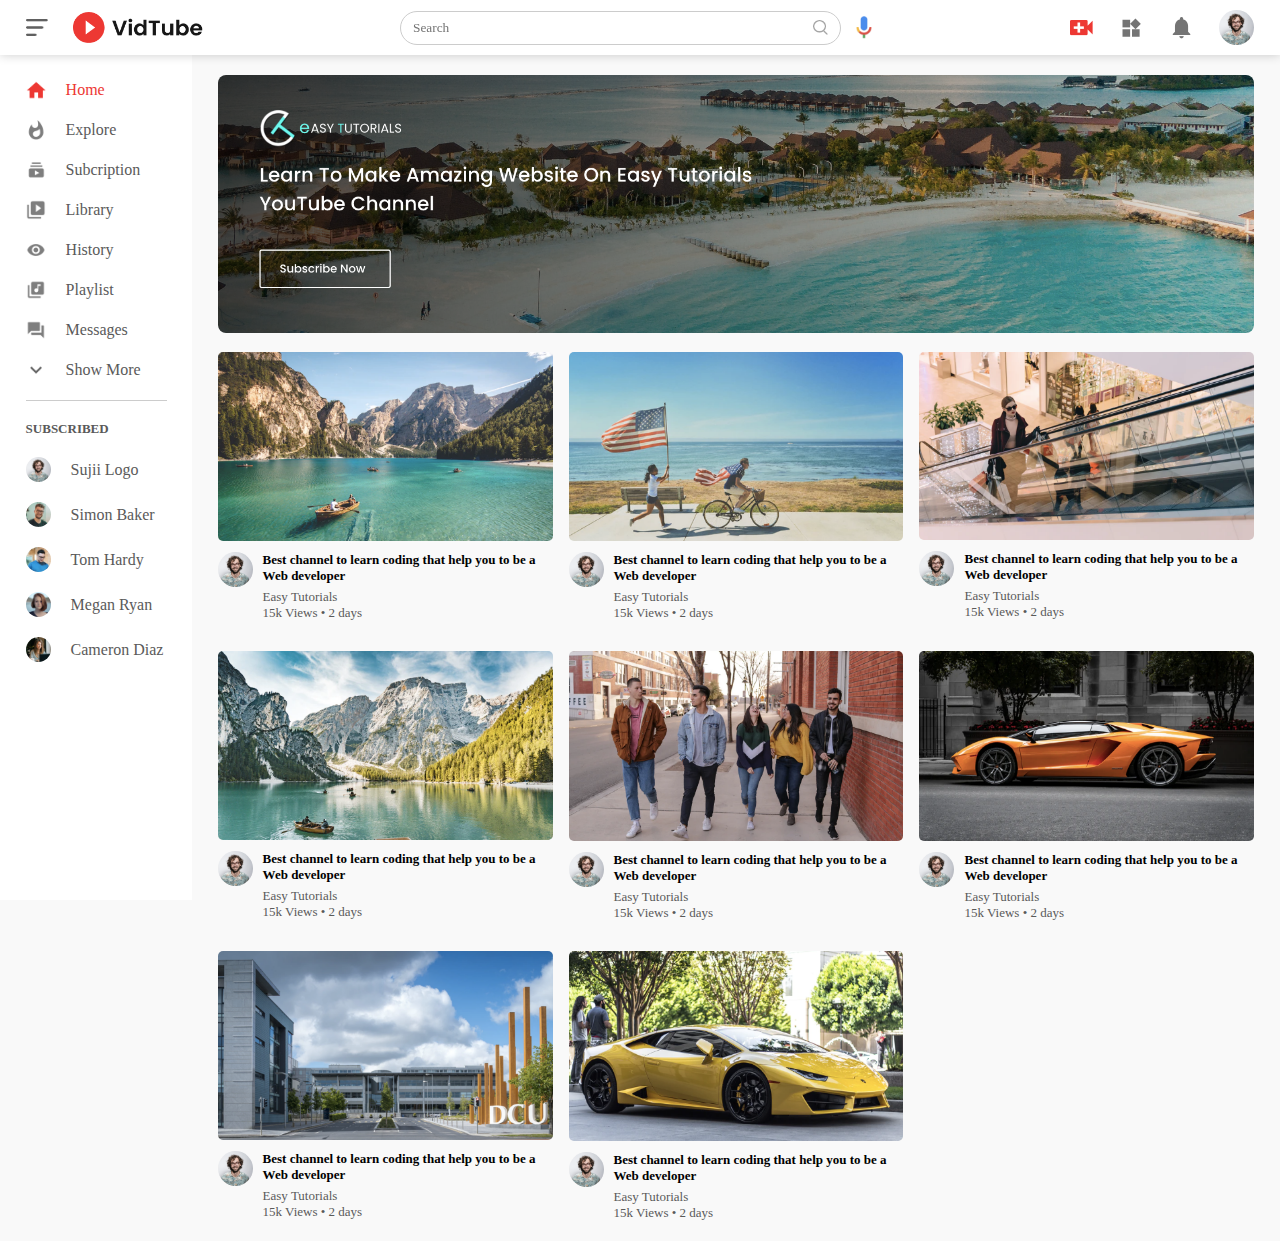
<file: index.html>
<!DOCTYPE html>
<html lang="en">
<head>
    <meta charset="UTF-8">
    <meta name="viewport" content="width=device-width, initial-scale=1.0">
    <title>Youtube Website</title>
    <link rel="stylesheet" href="style.css"> <!--link to connect css file-->
</head>
<body>
    <nav class="flex-div">
        <div class="nav-left flex-div"> <!--shows the logo in left side-->
            <img src="images/menu.png" class="menu-icon">
            <img src="images/logo.png" class="logo">
        </div>
        <div class="nav-middle flex-div">
            <div class="search-box flex-div">
                <input type="text" placeholder="Search">
                <img src="images/search.png">
            </div>
            <img src="images/voice-search.png" class="mic-icon">
        </div>
        <div class="nav-right flex-div"> <!--shows the logo in right side-->
            <img src="images/upload.png">
            <img src="images/more.png">
            <img src="images/notification.png">
            <img src="images/Jack.png" class="user-icon">
        </div>    
    </nav>
     <!------------ left-sidebar---- ---->
    <div class="sidebar">
        <div class="shortcut-links">
            <a href=""><img src="images/home.png"><p>Home</p></a>
            <a href=""><img src="images/explore.png"><p>Explore</p></a>
            <a href=""><img src="images/subscriprion.png"><p>Subcription</p></a>
            <a href=""><img src="images/library.png"><p>Library</p></a>
            <a href=""><img src="images/history.png"><p>History</p></a>
            <a href=""><img src="images/playlist.png"><p>Playlist</p></a>
            <a href=""><img src="images/messages.png"><p>Messages</p></a>
            <a href=""><img src="images/show-more.png"><p>Show More</p></a>
            <hr>
        </div>
        <div class="subcribed-list">
            <h3>SUBSCRIBED</h3>
            <a href=""><img src="images/Jack.png"><p>Sujii Logo</p></a>
            <a href=""><img src="images/simon.png"><p>Simon Baker</p></a>
            <a href=""><img src="images/tom.png"><p>Tom Hardy</p></a>
            <a href=""><img src="images/megan.png"><p>Megan Ryan</p></a>
            <a href=""><img src="images/cameron.png"><p>Cameron Diaz</p></a>
        </div>
    </div>

<!-------main ------>
<div class="container">
    <div class="banner">
        <img src="images/banner.png">
    </div>
    <div class="list-container">
        <div class="vid-list">
            <a href="play-video.html"><img src="images/thumbnail1.png" class="thumbnail"></a>
            <div class="flex-div">
                <img src="images/Jack.png">
                <div class="vid-info">
                    <a href="play-video.html">Best channel to learn coding that help you to be a Web
                         developer</a>
                    <p>Easy Tutorials</p>
                    <p>15k Views  &bull; 2 days</p>
                </div>
            </div>
        </div>
        <div class="vid-list">
            <a href=""><img src="images/thumbnail2.png" class="thumbnail"></a>
            <div class="flex-div">
                <img src="images/Jack.png">
                <div class="vid-info">
                    <a href="">Best channel to learn coding that help you to be a Web
                         developer</a>
                    <p>Easy Tutorials</p>
                    <p>15k Views  &bull; 2 days</p>
                </div>
            </div>
        </div>
        <div class="vid-list">
            <a href=""><img src="images/thumbnail3.png" class="thumbnail"></a>
            <div class="flex-div">
                <img src="images/Jack.png">
                <div class="vid-info">
                    <a href="">Best channel to learn coding that help you to be a Web
                         developer</a>
                    <p>Easy Tutorials</p>
                    <p>15k Views  &bull; 2 days</p>
                </div>
            </div>
        </div>
        <div class="vid-list">
            <a href=""><img src="images/thumbnail4.png" class="thumbnail"></a>
            <div class="flex-div">
                <img src="images/Jack.png">
                <div class="vid-info">
                    <a href="">Best channel to learn coding that help you to be a Web
                         developer</a>
                    <p>Easy Tutorials</p>
                    <p>15k Views  &bull; 2 days</p>
                </div>
            </div>
        </div>
        <div class="vid-list">
            <a href=""><img src="images/thumbnail5.png" class="thumbnail"></a>
            <div class="flex-div">
                <img src="images/Jack.png">
                <div class="vid-info">
                    <a href="">Best channel to learn coding that help you to be a Web
                         developer</a>
                    <p>Easy Tutorials</p>
                    <p>15k Views  &bull; 2 days</p>
                </div>
            </div>
        </div>
        <div class="vid-list">
            <a href=""><img src="images/thumbnail6.png" class="thumbnail"></a>
            <div class="flex-div">
                <img src="images/Jack.png">
                <div class="vid-info">
                    <a href="">Best channel to learn coding that help you to be a Web
                         developer</a>
                    <p>Easy Tutorials</p>
                    <p>15k Views  &bull; 2 days</p>
                </div>
            </div>
        </div>
        <div class="vid-list">
            <a href=""><img src="images/thumbnail7.png" class="thumbnail"></a>
            <div class="flex-div">
                <img src="images/Jack.png">
                <div class="vid-info">
                    <a href="">Best channel to learn coding that help you to be a Web
                         developer</a>
                    <p>Easy Tutorials</p>
                    <p>15k Views  &bull; 2 days</p>
                </div>
            </div>
        </div>
        <div class="vid-list">
            <a href=""><img src="images/thumbnail8.png" class="thumbnail"></a>
            <div class="flex-div">
                <img src="images/Jack.png">
                <div class="vid-info">
                    <a href="">Best channel to learn coding that help you to be a Web
                         developer</a>
                    <p>Easy Tutorials</p>
                    <p>15k Views  &bull; 2 days</p>
                </div>
            </div>
        </div>
    </div>
</div>
<script src="script.js"></script>
</body>
</html>
</file>
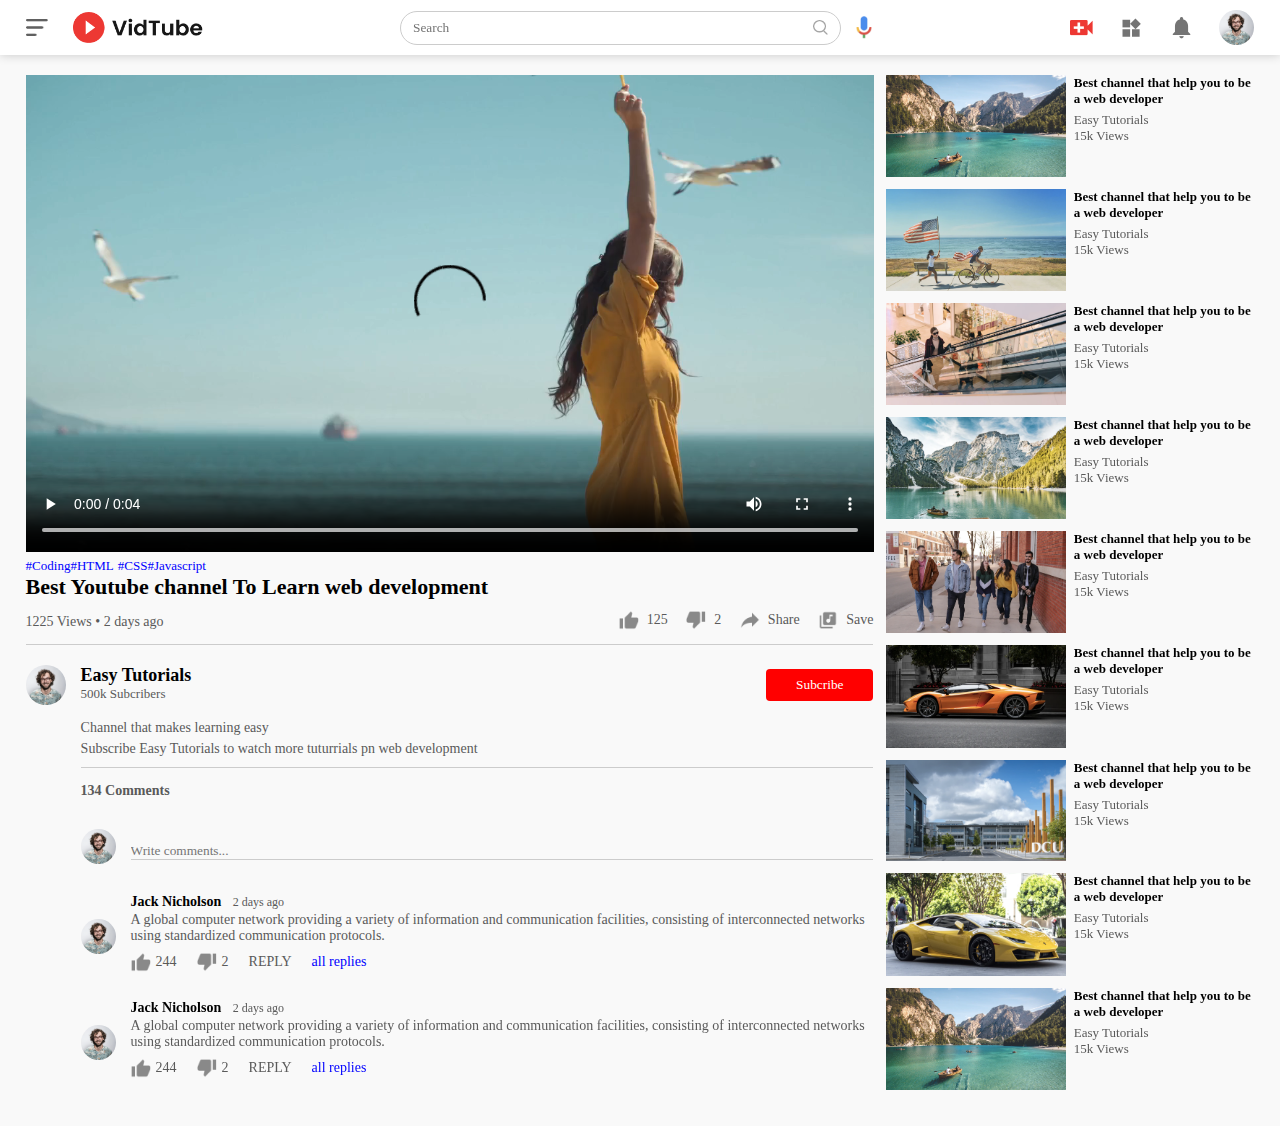
<file: play-video.html>
<!DOCTYPE html>
<html lang="en">
<head>
    <meta charset="UTF-8">
    <meta name="viewport" content="width=device-width, initial-scale=1.0">
    <title>Play Video - Easy Tutorials Youtube channel</title>
    <link rel="stylesheet" href="style.css">
</head>
<body>
    <nav class="flex-div">
        <div class="nav-left flex-div"> <!--shows the logo in left side-->
            <img src="images/menu.png" class="menu-icon">
            <img src="images/logo.png" class="logo">
        </div>
        <div class="nav-middle flex-div">
            <div class="search-box flex-div">
                <input type="text" placeholder="Search">
                <img src="images/search.png">
            </div>
            <img src="images/voice-search.png" class="mic-icon">
        </div>
        <div class="nav-right flex-div"> <!--shows the logo in right side-->
            <img src="images/upload.png">
            <img src="images/more.png">
            <img src="images/notification.png">
            <img src="images/Jack.png" class="user-icon">
        </div>    
    </nav>


<div class="container play-container">
    <div class="row">
        <div class="play-video">
            <video controls autoplay>
                <source src="images/video.mp4" type="video/mp4">
            </video>
            <div class="tags">
                <a href="">#Coding</a><a href="">#HTML</a>
                <a href="">#CSS</a><a href="">#Javascript</a>    
            </div>
            <h3>Best Youtube channel To Learn web development</h3>
            <div class="play-video-info">
                <p>1225 Views &bull; 2 days ago</p>
                <div>
                    <a href=""><img src="images/like.png">125</a>
                    <a href=""><img src="images/dislike.png">2</a>
                    <a href=""><img src="images/share.png">Share</a>
                    <a href=""><img src="images/save.png">Save</a>
                </div>
            </div>
            <hr>
            <div class="publisher">
                <img src="images/Jack.png">
                <div>
                    <p>Easy Tutorials</p>
                    <span>500k Subcribers</span>
                </div>
                <button type="button">Subcribe</button>
            </div>
            <div class="vid-description">
                <p>Channel that makes learning easy</p>
                <p>Subscribe Easy Tutorials to watch more tuturrials pn web development</p>
                <hr>
                <h4>134 Comments</h4>


                <div class="add-comment">
                    <img src="images/Jack.png">
                    <input type="text" placeholder="Write comments...">
                </div>
                <div class="old-comment">
                    <img src="images/Jack.png">
                    <div>
                        <h3>Jack Nicholson <span>2 days ago</span></h3>
                        <p>A global computer network providing a variety of information
                            and communication facilities, consisting of interconnected 
                            networks using standardized communication protocols.
                        </p>
                        <div class="comment-action">
                            <img src="images/like.png">
                            <span>244</span>
                            <img src="images/dislike.png">
                            <span>2</span>
                            <span>REPLY</span>
                            <a href="">all replies</a>
                        </div>
                    </div>
                </div>
                <div class="old-comment">
                    <img src="images/Jack.png">
                    <div>
                        <h3>Jack Nicholson <span>2 days ago</span></h3>
                        <p>A global computer network providing a variety of information
                            and communication facilities, consisting of interconnected 
                            networks using standardized communication protocols.
                        </p>
                        <div class="comment-action">
                            <img src="images/like.png">
                            <span>244</span>
                            <img src="images/dislike.png">
                            <span>2</span>
                            <span>REPLY</span>
                            <a href="">all replies</a>
                        </div>
                    </div>
                </div>


            </div>


        </div>
        <div class="right-sidebar">

            <div class="side-video-list">
                <a href="" class="small-thumbnail"><img src="images/thumbnail1.png"></a>
                <div class="vid-info">
                    <a href="">Best channel that help you to be a web developer</a>
                    <p>Easy Tutorials</p>
                    <p>15k Views</p>
                </div>
            </div>
            <div class="side-video-list">
                <a href="" class="small-thumbnail"><img src="images/thumbnail2.png"></a>
                <div class="vid-info">
                    <a href="">Best channel that help you to be a web developer</a>
                    <p>Easy Tutorials</p>
                    <p>15k Views</p>
                </div>
            </div>
            <div class="side-video-list">
                <a href="" class="small-thumbnail"><img src="images/thumbnail3.png"></a>
                <div class="vid-info">
                    <a href="">Best channel that help you to be a web developer</a>
                    <p>Easy Tutorials</p>
                    <p>15k Views</p>
                </div>
            </div>
            <div class="side-video-list">
                <a href="" class="small-thumbnail"><img src="images/thumbnail4.png"></a>
                <div class="vid-info">
                    <a href="">Best channel that help you to be a web developer</a>
                    <p>Easy Tutorials</p>
                    <p>15k Views</p>
                </div>
            </div>
            <div class="side-video-list">
                <a href="" class="small-thumbnail"><img src="images/thumbnail5.png"></a>
                <div class="vid-info">
                    <a href="">Best channel that help you to be a web developer</a>
                    <p>Easy Tutorials</p>
                    <p>15k Views</p>
                </div>
            </div>
            <div class="side-video-list">
                <a href="" class="small-thumbnail"><img src="images/thumbnail6.png"></a>
                <div class="vid-info">
                    <a href="">Best channel that help you to be a web developer</a>
                    <p>Easy Tutorials</p>
                    <p>15k Views</p>
                </div>
            </div>
            <div class="side-video-list">
                <a href="" class="small-thumbnail"><img src="images/thumbnail7.png"></a>
                <div class="vid-info">
                    <a href="">Best channel that help you to be a web developer</a>
                    <p>Easy Tutorials</p>
                    <p>15k Views</p>
                </div>
            </div>
            <div class="side-video-list">
                <a href="" class="small-thumbnail"><img src="images/thumbnail8.png"></a>
                <div class="vid-info">
                    <a href="">Best channel that help you to be a web developer</a>
                    <p>Easy Tutorials</p>
                    <p>15k Views</p>
                </div>
            </div>
            <div class="side-video-list">
                <a href="" class="small-thumbnail"><img src="images/thumbnail1.png"></a>
                <div class="vid-info">
                    <a href="">Best channel that help you to be a web developer</a>
                    <p>Easy Tutorials</p>
                    <p>15k Views</p>
                </div>
            </div>



        </div>
    </div>
</div>


</body>
</html>
</file>
<file: style.css>
/*for top css*/
*{
    margin: 0;
    padding: 0;
    font-family: 'poppins', 'sans-serif';
    box-sizing: border-box;
}
a{
    text-decoration: none;
    color: #5a5a5a;
}
img{
    cursor: pointer;
}
.flex-div{
    display: flex;
    align-items: center;
}
nav{
    padding: 10px 2%;
    justify-content: space-between;
    box-shadow: 0 0 10px rgba(0, 0, 0, 0.2);
    background:#fff;
    position: sticky;
    top: 0;
    z-index: 10;

}
.nav-right img{
    width: 25px;
    margin-right: 25px;
}
.nav-right .user-icon{
    width: 35px;
    border-radius: 50%;
    margin-right: 0;
}
.nav-left .menu-icon{
    width: 22px;
    margin-right: 25px;

}
.nav-left .logo{
    width: 130px;
}
.nav-middle .mic-icon{
    width: 16px;
}
.nav-middle .search-box{
    border: 1px solid #ccc;
    margin-right: 15px;
    padding: 8px 12px;
    border-radius: 25px;
}
.nav-middle .search-box input{
    width: 400px;
    border: 0;
    outline: 0;
    background: transparent;
}
.nav-middle .search-box img{
    width: 15px;  
}
/*for left-side css*/
.sidebar{
    background: #fff;
    width: 15%;
    height: 100vh;
    position: fixed;
    top: 0;
    padding-left: 2%;
    padding-top: 80px;
}
.shortcut-links a img{
    width: 20px;
    margin-right: 20px;
}
.shortcut-links a{
    display: flex;
    align-items: center;
    margin-bottom: 20px;
    width: fit-content;
    flex-wrap: wrap;
}
.shortcut-links a:first-child{
    color: #ed3833;
}
.sidebar hr{
    border: 0;
    height: 1px;
    background: #ccc;
    width: 85%;
}
.subcribed-list h3{
    font-size: 13px;
    margin: 20px 0;
    color: #5a5a5a;
}
.subcribed-list a{
    display: flex;
    align-items: center;
    margin-bottom: 20px;
    width: fit-content;
    flex-wrap: wrap;
}
.subcribed-list a img{
    width: 25px;
    border-radius: 50%;
    margin-right: 20px;
}
.small-sidebar{
    width: 5%;
}
.small-sidebar a p{
    display: none;
}
.small-sidebar h3{
    display: none;
}
.small-sidebar hr{
    width: 50px;
    margin-bottom: 25px;
}

/*---main-----*/
.container{
    background: #f9f9f9;
    padding-left: 17%;
    padding-right: 2%;
    padding-top: 20px;
    padding-bottom: 20px;
}
.large-container{
    padding-left: 7%;

}
.banner{
    width: 100%;
}
.banner img{
    width: 100%;
    border-radius: 8px;
}
.list-container{
    display: grid;
    grid-template-columns: repeat(auto-fit, minmax(250px, 1fr));
    grid-column-gap: 16px;
    grid-row-gap: 30px;
    margin-top: 15px;
}
.vid-list .thumbnail{
    width: 100%;
    border-radius: 5px;
}
.vid-list .flex-div{
    align-items: flex-start;
    margin-top: 7px;
}
.vid-list .flex-div img{
    width: 35px;
    margin-right: 10px;
    border-radius: 50%;   
}
.vid-info{
    color: #5a5a5a;
    font-size: 13px;
}
.vid-info a{
    color: #000;
    font-weight: 600;
    display: block;
    margin-bottom: 5px;
}


@media (max-width: 900px){
    .menu-icon{
        display: none;
    }
    .sidebar{
        display: none;
    }
    .container, .large-container{
        padding-left: 5%;
        padding-right: 5%;
    }
    .nav-right img{
        display: none;
    }
    .nav-right .user-icon{
        display: block;
        width: 30px;
    }
    .nav-middle .search-box input{
        width: 100px;
    }
    .nav-middle .mic-icon{
        display: none;
    }
    .logo{
        width: 90px;
    }
}
/*-----play video page -----*/

.play-container{
    padding-left: 2%;
}
.row{
    display: flex;
    justify-content: space-between;
    flex-wrap: wrap;
}
.play-video{
    flex-basis: 69%;
}
.right-sidebar{
    flex-basis: 30%;
}
.play-video video{
    width: 100%;
}
.side-video-list{
    display: flex;
    justify-content: space-between;
    margin-bottom: 8px;
}
.side-video-list img{
    width: 100%;
}
.side-video-list .small-thumbnail{
    flex-basis: 49%;
}
.side-video-list .vid-info{
    flex-basis: 49%;
}
.play-video .tags a{
    color: #0000ff;
    font-size: 13px;
}
.play-video h3{
    font-weight: 600;
    font-size: 22px;
}
.play-video .play-video-info{
    display: flex;
    align-items: center;
    justify-content: space-between;
    flex-wrap: wrap;
    margin-top: 10px;
    font-size: 14px;
    color: #5a5a5a;
}
.play-video .play-video-info a img{
    width: 20px;
    margin-right: 8px;
}
.play-video .play-video-info a{
    display: inline-flex;
    align-items: center;
    margin-left: 15px;
}
.play-video hr{
    border: 0;
    height: 1px;
    background: #ccc;
    margin: 10px 0;
}
.publisher{
    display: flex;
    align-items: center;
    margin-top: 20px;
}
.publisher div{
    flex: 1;
    line-height: 18px;
}
.publisher img{
    width: 40px;
    border-radius: 50%;
    margin-right: 15px;
}
.publisher div p{
    color: #000;
    font-weight: 600;
    font-size: 18px;
}
.publisher div span{
    font-size: 13px;
    color: #5a5a5a;
}
.publisher button{
    background: red;
    color: #fff;
    padding: 8px 30px;
    border: 0;
    outline: 0;
    border-radius: 4px;
    cursor: pointer;
}
.vid-description{
    padding-left: 55px;
    margin: 15px 0;
}
.vid-description p{
    font-size: 14px;
    margin-bottom: 5px;
    color: #5a5a5a;
}
.vid-description h4{
    font-size: 14px;
    color: #5a5a5a;
    margin-top: 15px;
}
.add-comment{
    display: flex;
    align-items: center;
    margin: 30px 0;
}
.add-comment img{
    width: 35px;
    border-radius: 50%;
    margin-right: 15px;
}
.add-comment input{
    border: 0;
    outline: 0;
    border-bottom: 1px solid #ccc;
    width: 100%;
    padding-top: 10px;
    background: transparent;
}
.old-comment{
    display: flex;
    align-items: center;
    margin: 20px 0; 
}
.old-comment img{
    width: 35px;
    border-radius: 50%;
    margin-right: 15px;
}
.old-comment h3{
    font-size: 14px;
    margin-bottom: 2px;
}
.old-comment h3 span{
    font-size: 12px;
    color: #5a5a5a;
    font-weight: 500;
    margin-left: 8px;
}
.old-comment .comment-action{
    display: flex;
    align-items: center;
    margin: 8px 0;
    font-size: 14px;
}
.old-comment .comment-action img{
    border-radius: 0;
    width: 20px;
    margin-right: 5px;
}
.old-comment .comment-action span{
    margin-right: 20px;
    color: #5a5a5a;
}
.old-comment .comment-action a{
    color: #0000ff;
}
@media (max-width:900px){
    .play-video{
        flex-basis: 100%;
    }
    .right-sidebar{
        flex-basis: 100%;
    }
    .play-container{
        padding-left: 5%;
    }
    .vid-description{
        padding-left: 0;
    }
    .play-video .play-video-info a{
        margin-left: 0;
        margin-right: 15px;
        margin-top: 15px;
    }
}
</file>
